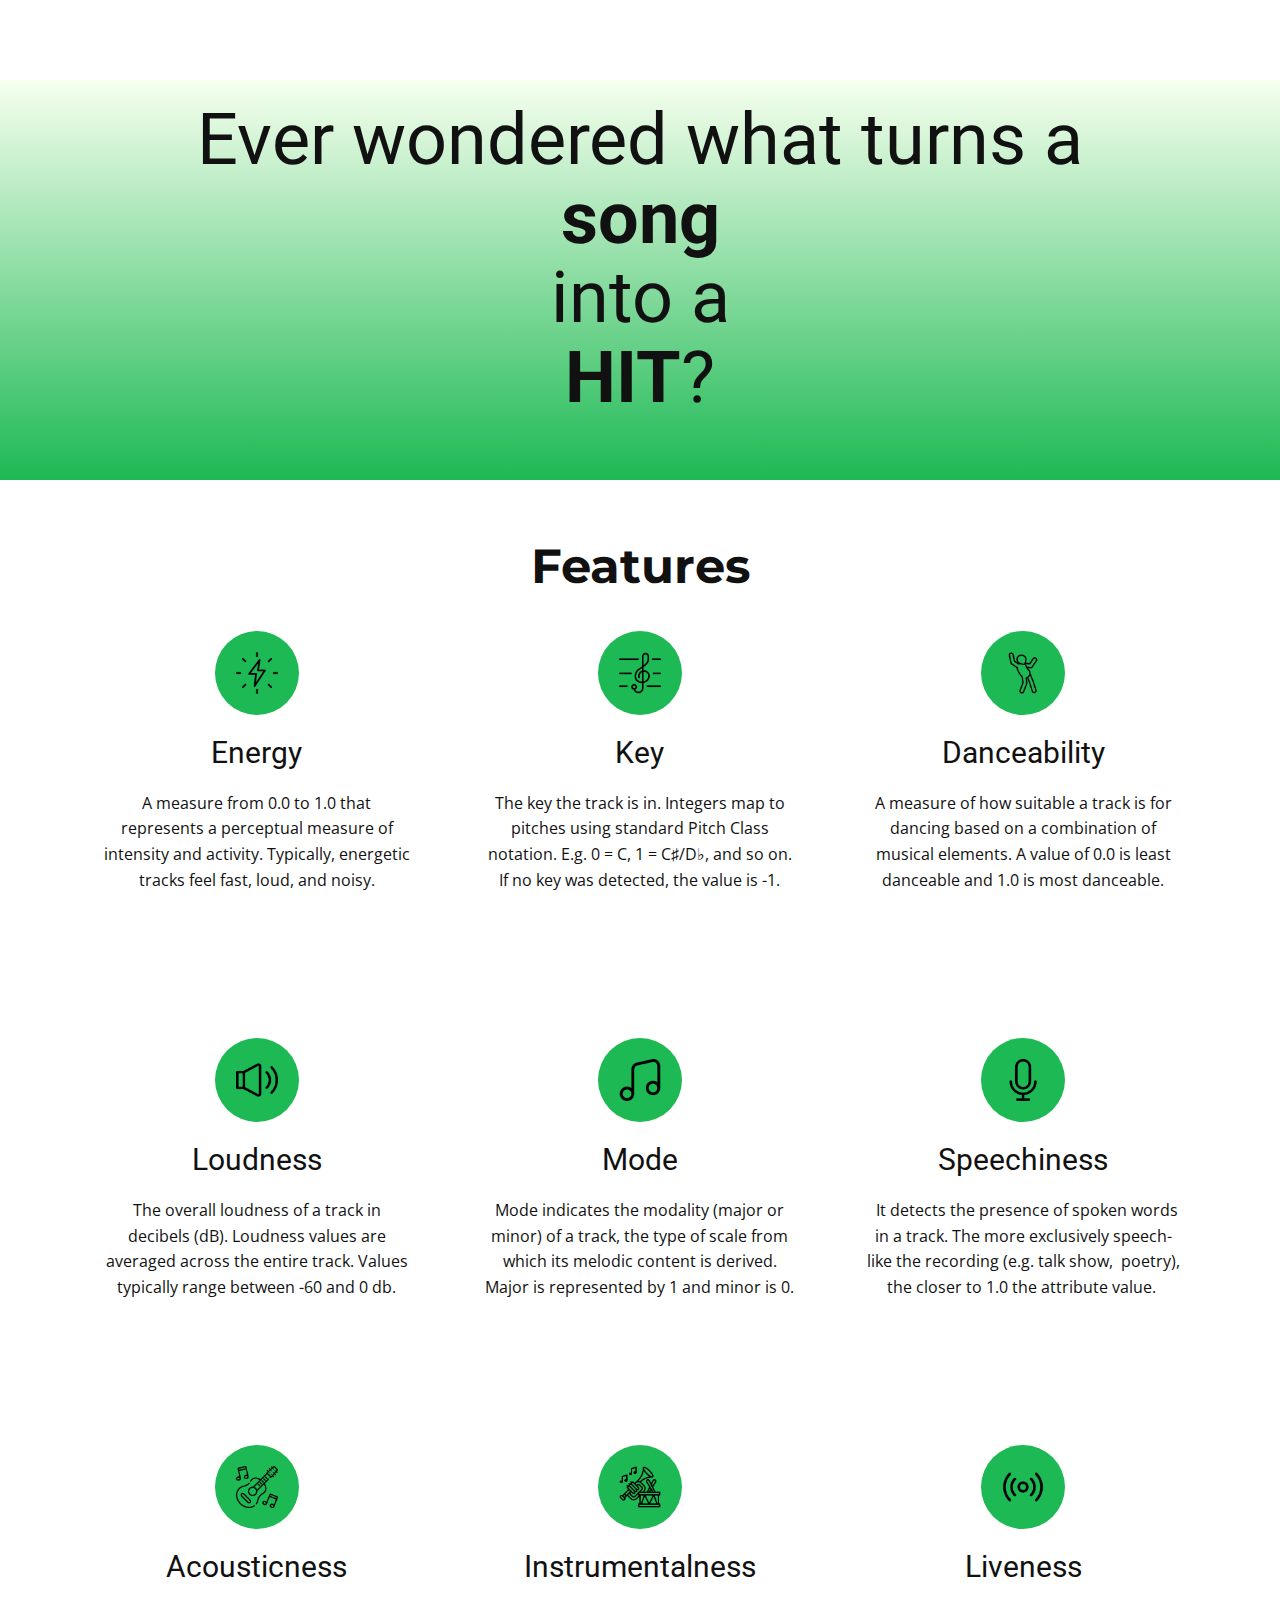
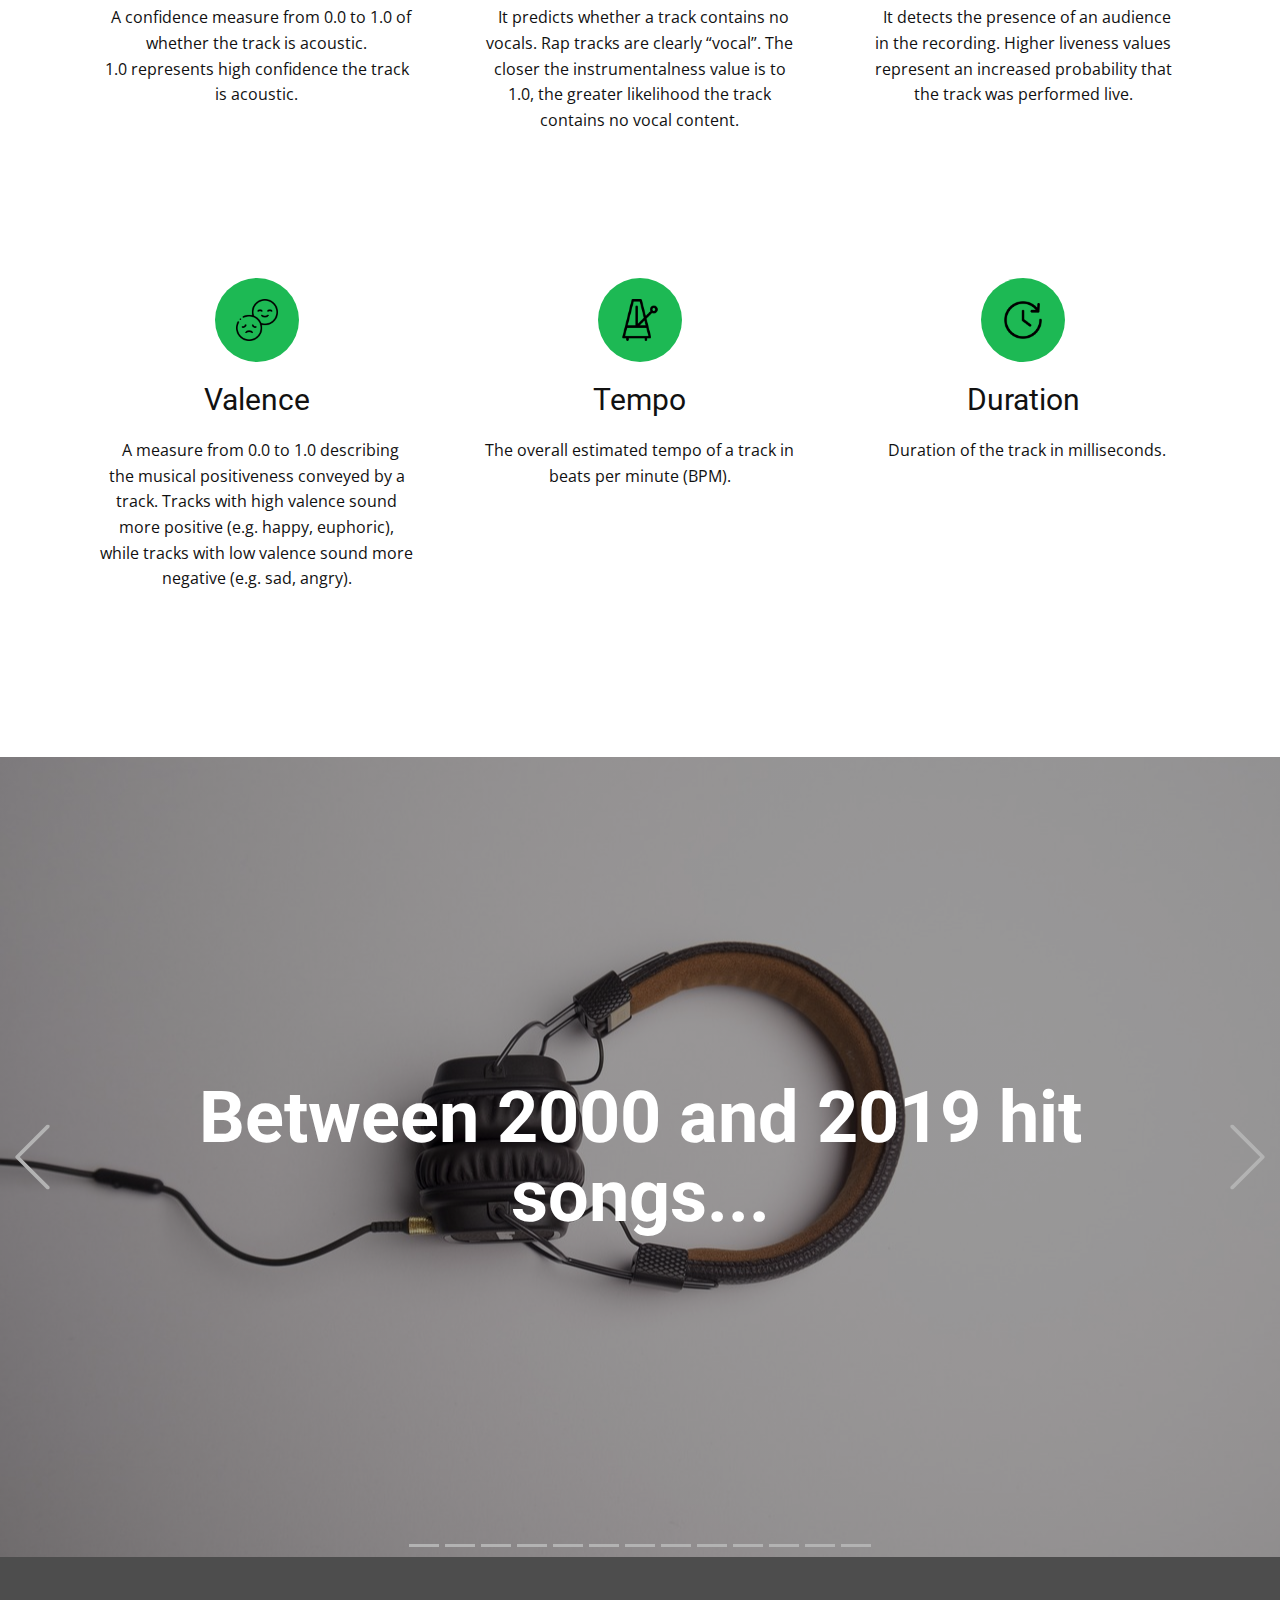
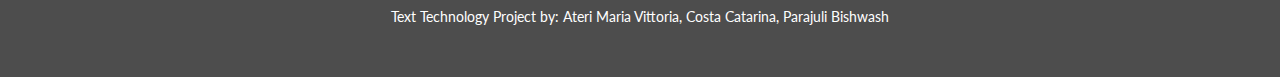
<file: index.html>
<!DOCTYPE html>
<html style="font-size: 16px;" lang="it"><head>
    <meta name="viewport" content="width=device-width, initial-scale=1.0">
    <meta charset="utf-8">
    <meta name="keywords" content="Features">
    <meta name="description" content="">
    <title>Home</title>
    <link rel="stylesheet" href="nicepage.css" media="screen">
<link rel="stylesheet" href="Home.css" media="screen">
    <script class="u-script" type="text/javascript" src="jquery.js" defer=""></script>
    <script class="u-script" type="text/javascript" src="nicepage.js" defer=""></script>
    <meta name="generator" content="Nicepage 5.11.4, nicepage.com">
    <link id="u-theme-google-font" rel="stylesheet" href="https://fonts.googleapis.com/css?family=Roboto:100,100i,300,300i,400,400i,500,500i,700,700i,900,900i|Open+Sans:300,300i,400,400i,500,500i,600,600i,700,700i,800,800i">
    <link id="u-page-google-font" rel="stylesheet" href="https://fonts.googleapis.com/css?family=Montserrat:100,100i,200,200i,300,300i,400,400i,500,500i,600,600i,700,700i,800,800i,900,900i|Lato:100,100i,300,300i,400,400i,700,700i,900,900i">
    
    
    
    
    <script type="application/ld+json">{
		"@context": "http://schema.org",
		"@type": "Organization",
		"name": ""
}</script>
    <meta name="theme-color" content="#478ac9">
    <meta property="og:title" content="Home">
    <meta property="og:type" content="website">
  <meta data-intl-tel-input-cdn-path="intlTelInput/"></head>
  <body data-home-page="Home.html" data-home-page-title="Home" class="u-body u-xl-mode" data-lang="it"><header class="u-clearfix u-header u-header" id="sec-cb37"><div class="u-clearfix u-sheet u-sheet-1"></div></header>
    <section class="u-clearfix u-gradient u-section-1" id="sec-2cbd">
      <div class="u-clearfix u-sheet u-sheet-1">
        <h1 class="u-align-center u-text u-text-default u-text-1">Ever wondered what turns a<br>
          <span style="font-weight: 700;">song</span>
          <br>into a<br>
          <span style="font-weight: 700;">HIT</span>?
        </h1>
      </div>
    </section>
    <section class="u-align-center u-clearfix u-white u-section-2" id="sec-1a37">
      <div class="u-clearfix u-sheet u-sheet-1">
        <h2 class="u-custom-font u-font-montserrat u-text u-text-default u-text-1">Features</h2>
        <div class="u-expanded-width u-list u-list-1">
          <div class="u-repeater u-repeater-1">
            <div class="u-align-center u-container-style u-list-item u-repeater-item">
              <div class="u-container-layout u-similar-container u-container-layout-1"><span class="u-custom-color-3 u-file-icon u-icon u-icon-circle u-text-black u-icon-1"><img src="images/3103468-1f38f756.png" alt=""></span>
                <h3 class="u-text u-text-2">Energy</h3>
                <p class="u-align-center u-text u-text-3">A measure from 0.0 to 1.0 that represents a perceptual measure of intensity and activity. Typically, energetic tracks feel fast, loud, and noisy. </p>
              </div>
            </div>
            <div class="u-align-center u-container-style u-list-item u-repeater-item">
              <div class="u-container-layout u-similar-container u-container-layout-2"><span class="u-custom-color-3 u-file-icon u-icon u-icon-circle u-text-black u-icon-2"><img src="images/1792937-4dde6a58.png" alt=""></span>
                <h3 class="u-text u-text-4">Key</h3>
                <p class="u-align-center u-text u-text-5">The key the track is in. Integers map to pitches using standard Pitch Class notation. E.g. 0 = C, 1 = C♯/D♭, and so on. If no key was detected, the value is -1.</p>
              </div>
            </div>
            <div class="u-align-center u-container-style u-list-item u-repeater-item">
              <div class="u-container-layout u-similar-container u-container-layout-3"><span class="u-custom-color-3 u-file-icon u-icon u-icon-circle u-text-black u-icon-3"><img src="images/6143429-8300e066.png" alt=""></span>
                <h3 class="u-text u-text-6">Danceability</h3>
                <p class="u-align-center u-text u-text-7"> A measure of how suitable a track is for dancing based on a combination of musical elements. A value of 0.0 is least danceable and 1.0 is most danceable.</p>
              </div>
            </div>
            <div class="u-align-center u-container-style u-list-item u-repeater-item">
              <div class="u-container-layout u-similar-container u-container-layout-4"><span class="u-custom-color-3 u-file-icon u-icon u-icon-circle u-text-black u-icon-4"><img src="images/1515458-68f8d7cb.png" alt=""></span>
                <h3 class="u-text u-text-8">Loudness</h3>
                <p class="u-align-center u-text u-text-9"> The overall loudness of a track in decibels (dB). Loudness values are averaged across the entire track. Values typically range between -60 and 0 db.</p>
              </div>
            </div>
            <div class="u-align-center u-container-style u-list-item u-repeater-item">
              <div class="u-container-layout u-similar-container u-container-layout-5"><span class="u-custom-color-3 u-file-icon u-icon u-icon-circle u-text-black u-icon-5"><img src="images/3668314-ff3899cf.png" alt=""></span>
                <h3 class="u-text u-text-10">Mode</h3>
                <p class="u-align-center u-text u-text-11"> Mode indicates the modality (major or minor) of a track, the type of scale from which its melodic content is derived. Major is represented by 1 and minor is 0.</p>
              </div>
            </div>
            <div class="u-align-center u-container-style u-list-item u-repeater-item">
              <div class="u-container-layout u-similar-container u-container-layout-6"><span class="u-custom-color-3 u-file-icon u-icon u-icon-circle u-text-black u-icon-6"><img src="images/1082810-b2ea4ad3.png" alt=""></span>
                <h3 class="u-text u-text-12">Speechiness</h3>
                <p class="u-align-center u-text u-text-13"> &nbsp; It detects the presence of spoken words in a track. The more exclusively speech-like the recording (e.g. talk show,&nbsp; poetry), the closer to 1.0 the attribute value.&nbsp;</p>
              </div>
            </div>
            <div class="u-align-center u-container-style u-list-item u-repeater-item">
              <div class="u-container-layout u-similar-container u-container-layout-7"><span class="u-custom-color-3 u-file-icon u-icon u-icon-circle u-icon-7"><img src="images/1069379.png" alt=""></span>
                <h3 class="u-text u-text-14">Acousticness</h3>
                <p class="u-align-center u-text u-text-15"> &nbsp; A confidence measure from 0.0 to 1.0 of whether the track is acoustic.<br>1.0 represents high confidence the track is acoustic.
                </p>
              </div>
            </div>
            <div class="u-align-center u-container-style u-list-item u-repeater-item">
              <div class="u-container-layout u-similar-container u-container-layout-8"><span class="u-custom-color-3 u-file-icon u-icon u-icon-circle u-icon-8"><img src="images/4419393.png" alt=""></span>
                <h3 class="u-text u-text-16">Instrumentalness</h3>
                <p class="u-align-center u-text u-text-17"> &nbsp; It predicts whether a track contains no vocals. Rap tracks are clearly “vocal”. The closer the instrumentalness value is to 1.0, the greater likelihood the track contains no vocal content. </p>
              </div>
            </div>
            <div class="u-align-center u-container-style u-list-item u-repeater-item">
              <div class="u-container-layout u-similar-container u-container-layout-9"><span class="u-custom-color-3 u-file-icon u-icon u-icon-circle u-icon-9"><img src="images/9370049.png" alt=""></span>
                <h3 class="u-text u-text-18">Liveness</h3>
                <p class="u-align-center u-text u-text-19"> &nbsp; It detects the presence of an audience in the recording. Higher liveness values represent an increased probability that the track was performed live.</p>
              </div>
            </div>
            <div class="u-align-center u-container-style u-list-item u-repeater-item">
              <div class="u-container-layout u-similar-container u-container-layout-10"><span class="u-custom-color-3 u-file-icon u-icon u-icon-circle u-icon-10"><img src="images/3203845.png" alt=""></span>
                <h3 class="u-text u-text-20">Valence</h3>
                <p class="u-align-center u-text u-text-21"> &nbsp; A measure from 0.0 to 1.0 describing the musical positiveness conveyed by a track. Tracks with high valence sound more positive (e.g. happy, euphoric), while tracks with low valence sound more negative (e.g. sad, angry). </p>
              </div>
            </div>
            <div class="u-align-center u-container-style u-list-item u-repeater-item">
              <div class="u-container-layout u-similar-container u-container-layout-11"><span class="u-custom-color-3 u-file-icon u-icon u-icon-circle u-icon-11"><img src="images/3564896.png" alt=""></span>
                <h3 class="u-text u-text-22">Tempo</h3>
                <p class="u-align-center u-text u-text-23"> The overall estimated tempo of a track in beats per minute (BPM). </p>
              </div>
            </div>
            <div class="u-align-center u-container-style u-list-item u-repeater-item">
              <div class="u-container-layout u-similar-container u-container-layout-12"><span class="u-custom-color-3 u-file-icon u-icon u-icon-circle u-icon-12"><img src="images/8138420.png" alt=""></span>
                <h3 class="u-text u-text-24">Duration</h3>
                <p class="u-align-center u-text u-text-25"> &nbsp; Duration of the track in milliseconds.</p>
              </div>
            </div>
          </div>
        </div>
      </div>
    </section>
    <section class="u-carousel u-slide u-block-7d4b-1" id="carousel_66ae" data-interval="5000" data-u-ride="carousel">
      <ol class="u-absolute-hcenter u-carousel-indicators u-block-7d4b-2">
        <li data-u-target="#carousel_66ae" class="u-active u-grey-30" data-u-slide-to="0"></li>
        <li data-u-target="#carousel_66ae" class="u-grey-30" data-u-slide-to="1"></li>
        <li data-u-target="#carousel_66ae" class="u-grey-30" data-u-slide-to="2"></li>
        <li data-u-target="#carousel_66ae" class="u-grey-30" data-u-slide-to="3"></li>
        <li data-u-target="#carousel_66ae" class="u-grey-30" data-u-slide-to="4"></li>
        <li data-u-target="#carousel_66ae" class="u-grey-30" data-u-slide-to="5"></li>
        <li data-u-target="#carousel_66ae" class="u-grey-30" data-u-slide-to="6"></li>
        <li data-u-target="#carousel_66ae" class="u-grey-30" data-u-slide-to="7"></li>
        <li data-u-target="#carousel_66ae" class="u-grey-30" data-u-slide-to="8"></li>
        <li data-u-target="#carousel_66ae" class="u-grey-30" data-u-slide-to="9"></li>
        <li data-u-target="#carousel_66ae" class="u-grey-30" data-u-slide-to="10"></li>
        <li data-u-target="#carousel_66ae" class="u-grey-30" data-u-slide-to="11"></li>
        <li data-u-target="#carousel_66ae" class="u-grey-30" data-u-slide-to="12"></li>
      </ol>
      <div class="u-carousel-inner" role="listbox">
        <div class="u-active u-align-center u-carousel-item u-clearfix u-image u-shading u-section-3-1" src="" data-image-width="1280" data-image-height="853">
          <div class="u-clearfix u-sheet u-valign-middle u-sheet-1">
            <h1 class="u-text u-text-default u-title u-text-1">Between 2000 and 2019 hit songs...</h1>
          </div>
        </div>
        <div class="u-align-center u-carousel-item u-clearfix u-custom-color-3 u-section-3-2" src="" data-animation-name="" data-animation-duration="0" data-animation-delay="0" data-animation-direction="">
          <div class="u-clearfix u-sheet u-sheet-1">
            <h1 class="u-text u-text-default u-title u-text-1">...were pretty energetic</h1>
            <h5 class="u-text u-text-default u-text-2">AVERAGE VALUE detected: 0.713&nbsp;</h5>
          </div>
        </div>
        <div class="u-align-center u-carousel-item u-clearfix u-custom-color-3 u-section-3-3" src="" data-animation-name="" data-animation-duration="0" data-animation-delay="0" data-animation-direction="">
          <div class="u-clearfix u-sheet u-sheet-1">
            <h1 class="u-text u-text-default u-title u-text-1">...had a low key</h1>
            <h5 class="u-text u-text-default u-text-2">MOST FREQUENT key VALUE detecteD: 1 (C♯)&nbsp;</h5>
          </div>
        </div>
        <div class="u-align-center u-carousel-item u-clearfix u-custom-color-3 u-section-3-4" src="" data-animation-name="" data-animation-duration="0" data-animation-delay="0" data-animation-direction="">
          <div class="u-clearfix u-sheet u-sheet-1">
            <h1 class="u-text u-text-default u-title u-text-1">...were quite danceable</h1>
            <h5 class="u-text u-text-default u-text-2">AVERAGE DANCEABILITY VALUE detected: 0.662&nbsp;</h5>
          </div>
        </div>
        <div class="u-align-center u-carousel-item u-clearfix u-custom-color-3 u-section-3-5" src="" data-animation-name="" data-animation-duration="0" data-animation-delay="0" data-animation-direction="">
          <div class="u-clearfix u-sheet u-sheet-1">
            <h1 class="u-text u-text-default u-title u-text-1">...were not very loud</h1>
            <h5 class="u-text u-text-default u-text-2">AVERAGE LOUDNESS VALUE detected: -5.492&nbsp;</h5>
          </div>
        </div>
        <div class="u-align-center u-carousel-item u-clearfix u-custom-color-3 u-section-3-6" src="" data-animation-name="" data-animation-duration="0" data-animation-delay="0" data-animation-direction="">
          <div class="u-clearfix u-sheet u-sheet-1">
            <h1 class="u-text u-text-default u-title u-text-1">...had a major scale</h1>
            <h5 class="u-text u-text-default u-text-2">MOST FREQUENT MODE VALUE detected:1&nbsp;</h5>
          </div>
        </div>
        <div class="u-align-center u-carousel-item u-clearfix u-custom-color-3 u-section-3-7" src="" data-animation-name="" data-animation-duration="0" data-animation-delay="0" data-animation-direction="">
          <div class="u-clearfix u-sheet u-sheet-1">
            <h1 class="u-text u-text-default u-title u-text-1">...did not have many words</h1>
            <h5 class="u-text u-text-default u-text-2">AVERAGE SPEECHINESS VALUE detected: 0.102&nbsp;</h5>
          </div>
        </div>
        <div class="u-align-center u-carousel-item u-clearfix u-custom-color-3 u-section-3-8" src="" data-animation-name="" data-animation-duration="0" data-animation-delay="0" data-animation-direction="">
          <div class="u-clearfix u-sheet u-sheet-1">
            <h1 class="u-text u-text-default u-title u-text-1">...were not highly acoustic</h1>
            <h5 class="u-text u-text-default u-text-2">AVERAGE acousticness VALUE detected: 0.131&nbsp;</h5>
          </div>
        </div>
        <div class="u-align-center u-carousel-item u-clearfix u-custom-color-3 u-section-3-9" src="" data-animation-name="" data-animation-duration="0" data-animation-delay="0" data-animation-direction="">
          <div class="u-clearfix u-sheet u-sheet-1">
            <h1 class="u-text u-text-default u-title u-text-1">...were not highly instrumental</h1>
            <h5 class="u-text u-text-default u-text-2">AVERAGE instrumentalness VALUE detected: 0.01&nbsp;</h5>
          </div>
        </div>
        <div class="u-align-center u-carousel-item u-clearfix u-custom-color-3 u-section-3-10" src="" data-animation-name="" data-animation-duration="0" data-animation-delay="0" data-animation-direction="">
          <div class="u-clearfix u-sheet u-sheet-1">
            <h1 class="u-text u-text-default u-title u-text-1">...were not live recorded</h1>
            <h5 class="u-text u-text-default u-text-2">AVERAGE LIVEness VALUE detected: 0.177&nbsp;</h5>
          </div>
        </div>
        <div class="u-align-center u-carousel-item u-clearfix u-custom-color-3 u-section-3-11" src="" data-animation-name="" data-animation-duration="0" data-animation-delay="0" data-animation-direction="">
          <div class="u-clearfix u-sheet u-sheet-1">
            <h1 class="u-text u-text-default u-title u-text-1">...had quite a positive vibe</h1>
            <h5 class="u-text u-text-default u-text-2">AVERAGE VALENCE VALUE detected: 0.542&nbsp;</h5>
          </div>
        </div>
        <div class="u-align-center u-carousel-item u-clearfix u-custom-color-3 u-section-3-12" src="" data-animation-name="" data-animation-duration="0" data-animation-delay="0" data-animation-direction="">
          <div class="u-clearfix u-sheet u-sheet-1">
            <h1 class="u-text u-text-default u-title u-text-1">...had a moderate tempo (BPM)</h1>
            <h5 class="u-text u-text-default u-text-2">most FREQUENT TEMPO VALUE detected: 119.934&nbsp;</h5>
          </div>
        </div>
        <div class="u-align-center u-carousel-item u-clearfix u-custom-color-3 u-section-3-13" src="" data-animation-name="" data-animation-duration="0" data-animation-delay="0" data-animation-direction="">
          <div class="u-clearfix u-sheet u-sheet-1">
            <h1 class="u-text u-text-default u-title u-text-1">...didn't last long</h1>
            <h5 class="u-text u-text-default u-text-2">average DURATION VALUE detected:3min 8sec&nbsp;</h5>
          </div>
        </div>
      </div>
      <a class="u-absolute-vcenter u-carousel-control u-carousel-control-prev u-text-grey-30 u-block-7d4b-5" href="#carousel_66ae" role="button" data-u-slide="prev">
        <span aria-hidden="true">
          <svg class="u-svg-link" viewBox="0 0 477.175 477.175"><path d="M145.188,238.575l215.5-215.5c5.3-5.3,5.3-13.8,0-19.1s-13.8-5.3-19.1,0l-225.1,225.1c-5.3,5.3-5.3,13.8,0,19.1l225.1,225
                    c2.6,2.6,6.1,4,9.5,4s6.9-1.3,9.5-4c5.3-5.3,5.3-13.8,0-19.1L145.188,238.575z"></path></svg>
        </span>
        <span class="sr-only">Previous</span>
      </a>
      <a class="u-absolute-vcenter u-carousel-control u-carousel-control-next u-text-grey-30 u-block-7d4b-4" href="#carousel_66ae" role="button" data-u-slide="next">
        <span aria-hidden="true">
          <svg class="u-svg-link" viewBox="0 0 477.175 477.175"><path d="M360.731,229.075l-225.1-225.1c-5.3-5.3-13.8-5.3-19.1,0s-5.3,13.8,0,19.1l215.5,215.5l-215.5,215.5
                    c-5.3,5.3-5.3,13.8,0,19.1c2.6,2.6,6.1,4,9.5,4c3.4,0,6.9-1.3,9.5-4l225.1-225.1C365.931,242.875,365.931,234.275,360.731,229.075z"></path></svg>
        </span>
        <span class="sr-only">Prossimo</span>
      </a>
    </section>
    
    
    <footer class="u-align-center u-clearfix u-footer u-grey-70 u-footer" id="sec-8a88"><div class="u-clearfix u-sheet u-sheet-1">
        <p class="u-align-center u-small-text u-text u-text-variant u-text-1">Text Technology Project by: Ateri Maria Vittoria, Costa Catarina, Parajuli Bishwash</p>
      </div></footer>
  
</body></html>
</file>
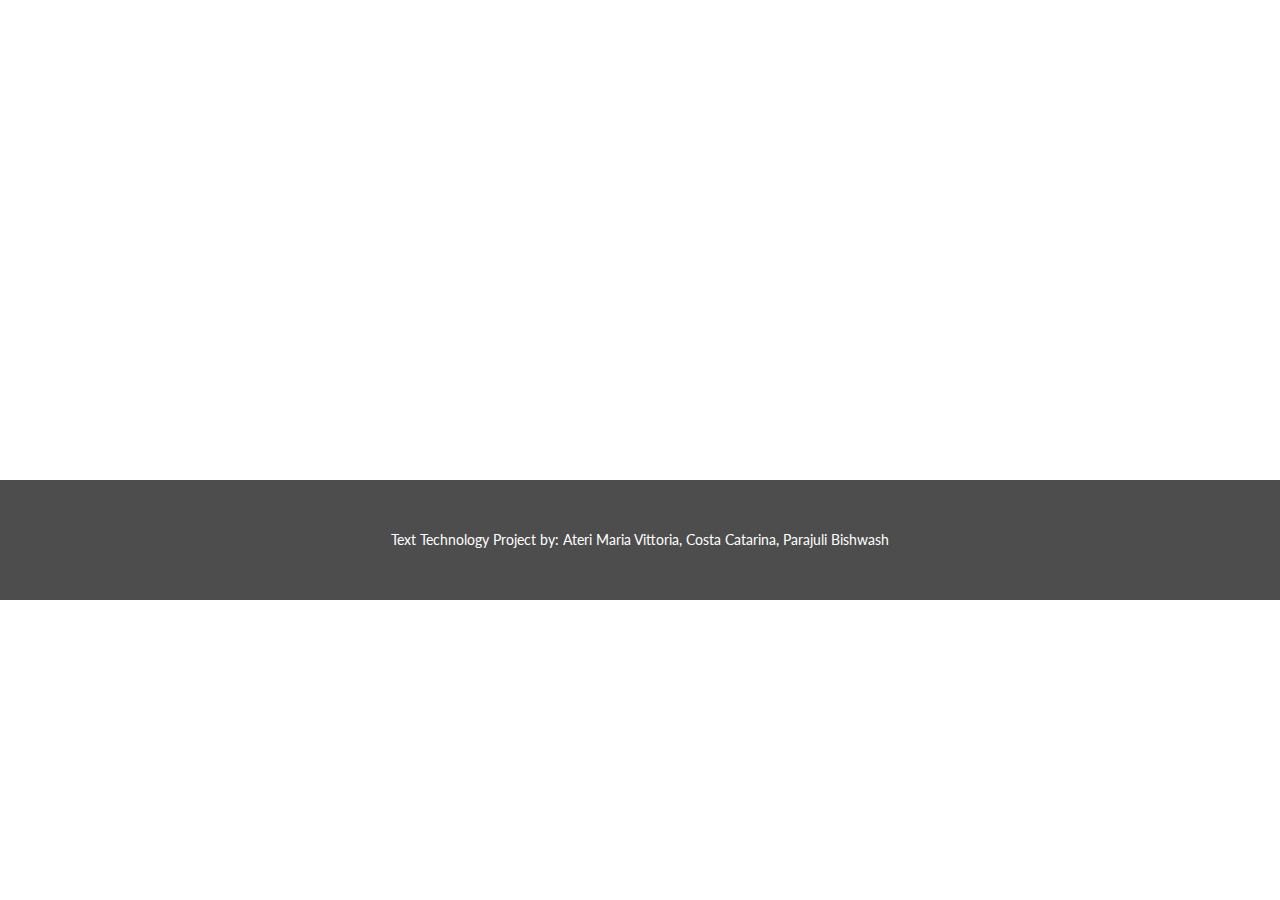
<file: Contatti.html>
<!DOCTYPE html>
<html style="font-size: 16px;" lang="it"><head>
    <meta name="viewport" content="width=device-width, initial-scale=1.0">
    <meta charset="utf-8">
    <meta name="keywords" content="">
    <meta name="description" content="">
    <title>Contatti</title>
    <link rel="stylesheet" href="nicepage.css" media="screen">
<link rel="stylesheet" href="Contatti.css" media="screen">
    <script class="u-script" type="text/javascript" src="jquery.js" defer=""></script>
    <script class="u-script" type="text/javascript" src="nicepage.js" defer=""></script>
    <meta name="generator" content="Nicepage 5.11.4, nicepage.com">
    <link id="u-theme-google-font" rel="stylesheet" href="https://fonts.googleapis.com/css?family=Roboto:100,100i,300,300i,400,400i,500,500i,700,700i,900,900i|Open+Sans:300,300i,400,400i,500,500i,600,600i,700,700i,800,800i">
    <link id="u-page-google-font" rel="stylesheet" href="https://fonts.googleapis.com/css?family=Lato:100,100i,300,300i,400,400i,700,700i,900,900i">
    
    
    <script type="application/ld+json">{
		"@context": "http://schema.org",
		"@type": "Organization",
		"name": ""
}</script>
    <meta name="theme-color" content="#478ac9">
    <meta property="og:title" content="Contatti">
    <meta property="og:type" content="website">
  <meta data-intl-tel-input-cdn-path="intlTelInput/"></head>
  <body class="u-body u-xl-mode" data-lang="it"><header class="u-clearfix u-header u-header" id="sec-cb37"><div class="u-clearfix u-sheet u-sheet-1"></div></header>
    <section class="u-clearfix u-section-1" id="sec-87d9">
      <div class="u-clearfix u-sheet u-sheet-1"></div>
    </section>
    
    
    <footer class="u-align-center u-clearfix u-footer u-grey-70 u-footer" id="sec-8a88"><div class="u-clearfix u-sheet u-sheet-1">
        <p class="u-align-center u-small-text u-text u-text-variant u-text-1">Text Technology Project by: Ateri Maria Vittoria, Costa Catarina, Parajuli Bishwash</p>
      </div></footer>

  
</body></html>
</file>
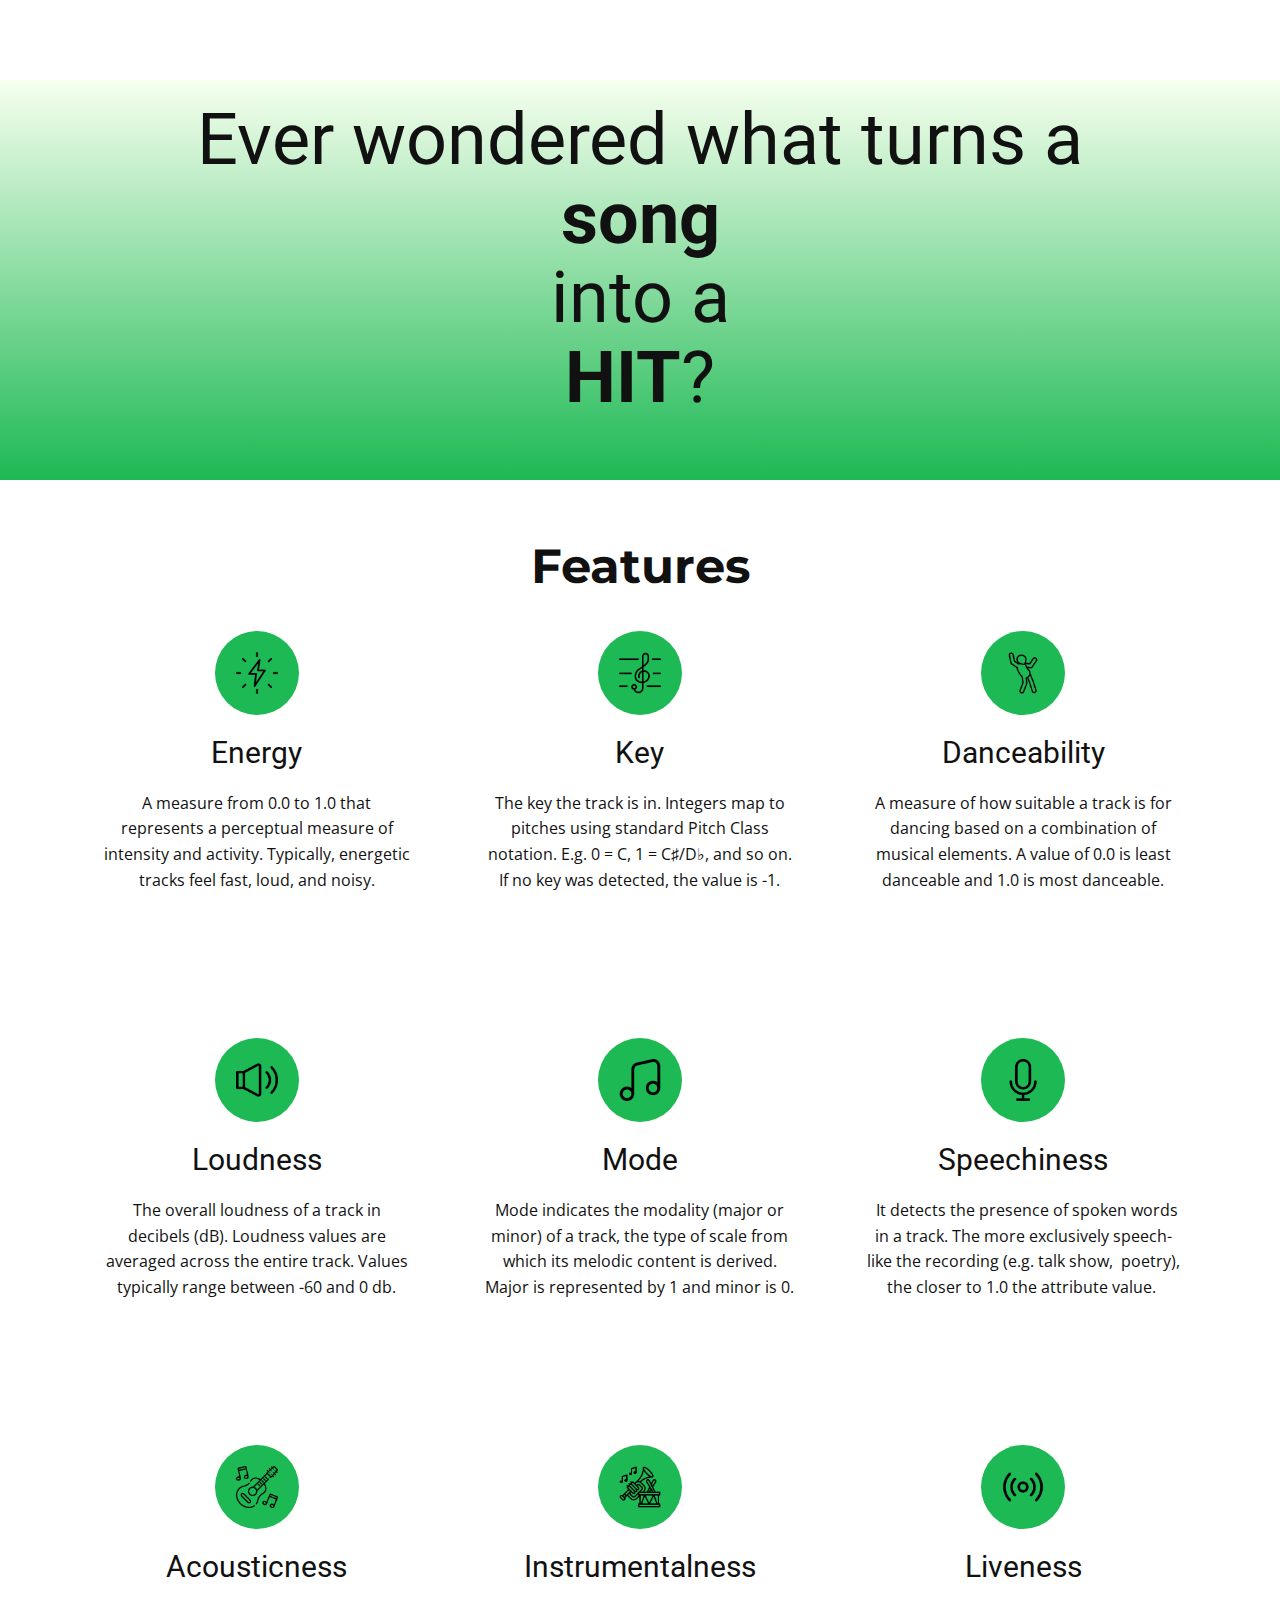
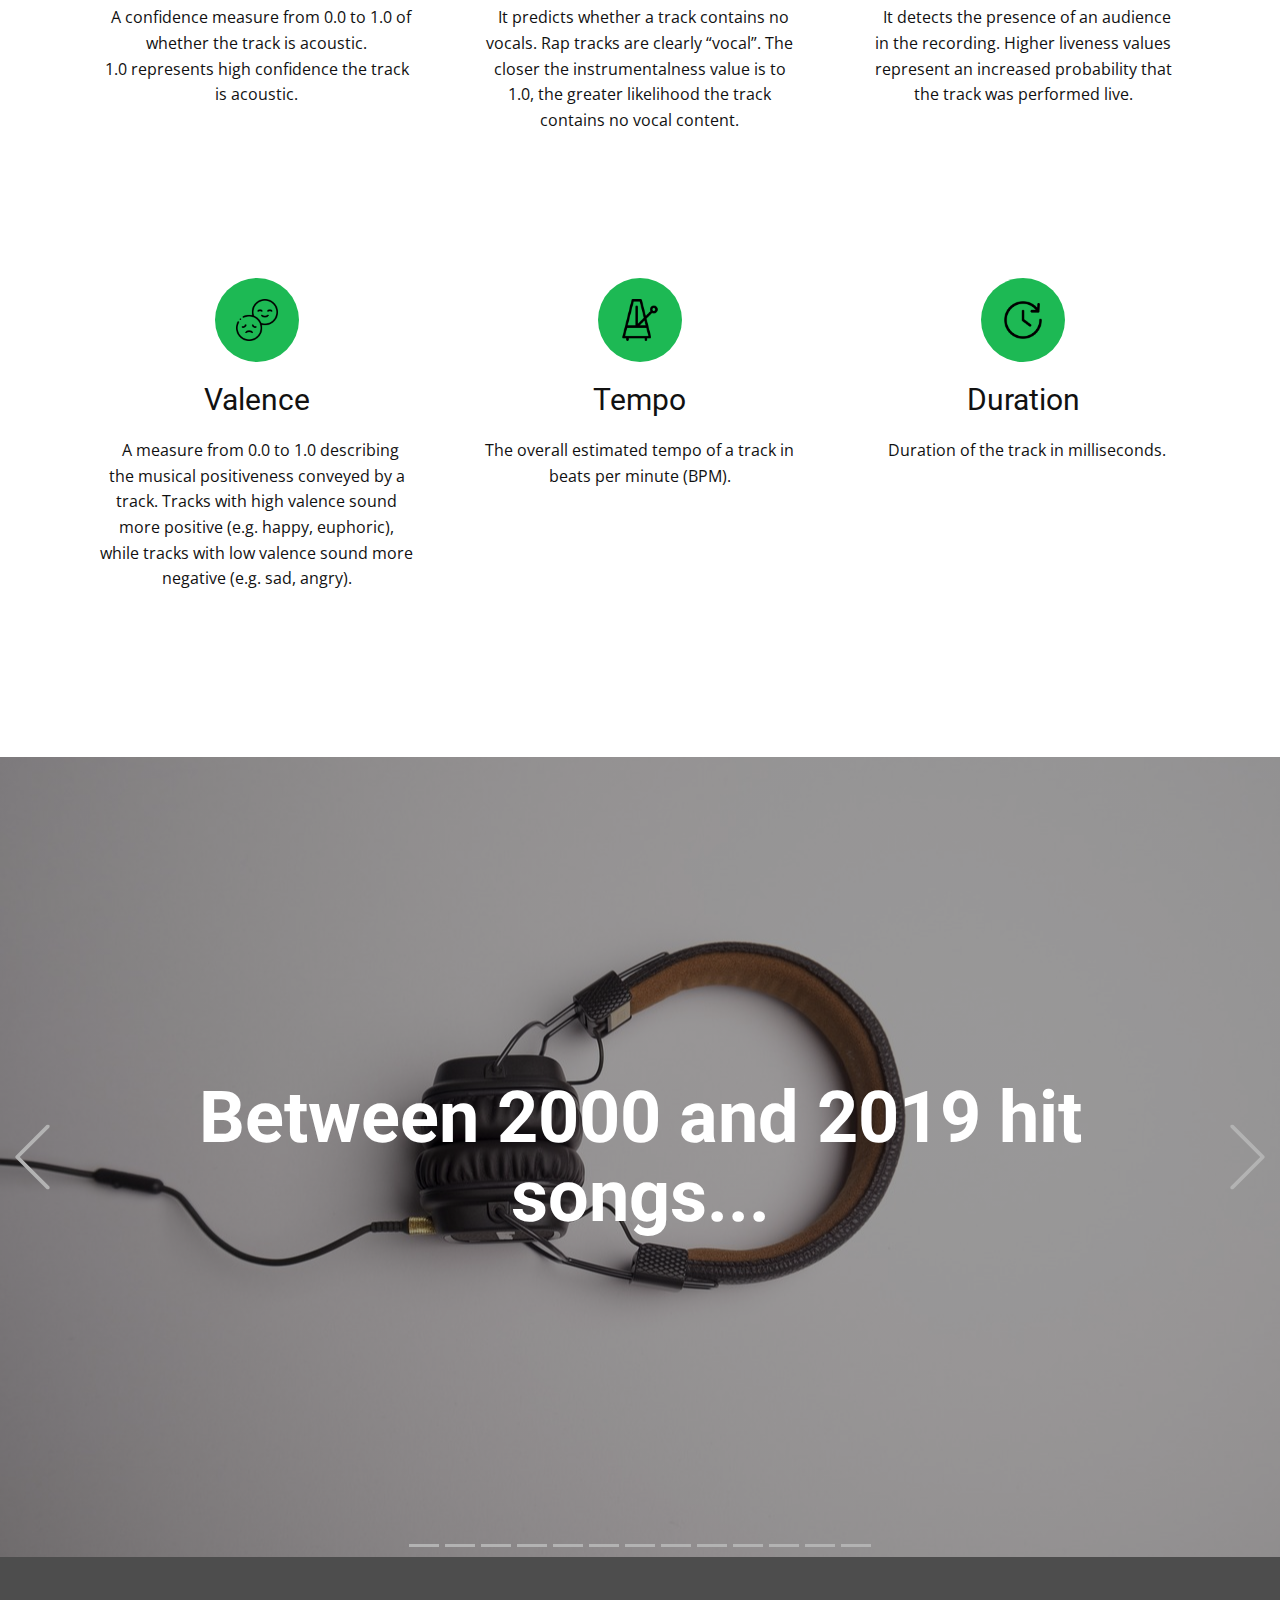
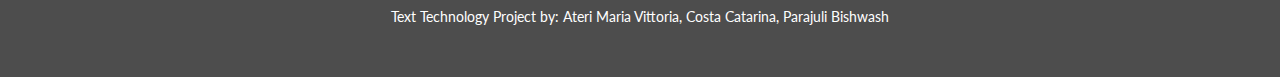
<file: Home.html>
<!DOCTYPE html>
<html style="font-size: 16px;" lang="it"><head>
    <meta name="viewport" content="width=device-width, initial-scale=1.0">
    <meta charset="utf-8">
    <meta name="keywords" content="Features">
    <meta name="description" content="">
    <title>Home</title>
    <link rel="stylesheet" href="nicepage.css" media="screen">
<link rel="stylesheet" href="Home.css" media="screen">
    <script class="u-script" type="text/javascript" src="jquery.js" defer=""></script>
    <script class="u-script" type="text/javascript" src="nicepage.js" defer=""></script>
    <meta name="generator" content="Nicepage 5.11.4, nicepage.com">
    <link id="u-theme-google-font" rel="stylesheet" href="https://fonts.googleapis.com/css?family=Roboto:100,100i,300,300i,400,400i,500,500i,700,700i,900,900i|Open+Sans:300,300i,400,400i,500,500i,600,600i,700,700i,800,800i">
    <link id="u-page-google-font" rel="stylesheet" href="https://fonts.googleapis.com/css?family=Montserrat:100,100i,200,200i,300,300i,400,400i,500,500i,600,600i,700,700i,800,800i,900,900i|Lato:100,100i,300,300i,400,400i,700,700i,900,900i">
    
    
    
    
    <script type="application/ld+json">{
		"@context": "http://schema.org",
		"@type": "Organization",
		"name": ""
}</script>
    <meta name="theme-color" content="#478ac9">
    <meta property="og:title" content="Home">
    <meta property="og:type" content="website">
  <meta data-intl-tel-input-cdn-path="intlTelInput/"></head>
  <body class="u-body u-xl-mode" data-lang="it"><header class="u-clearfix u-header u-header" id="sec-cb37"><div class="u-clearfix u-sheet u-sheet-1"></div></header>
    <section class="u-clearfix u-gradient u-section-1" id="sec-2cbd">
      <div class="u-clearfix u-sheet u-sheet-1">
        <h1 class="u-align-center u-text u-text-default u-text-1">Ever wondered what turns a<br>
          <span style="font-weight: 700;">song</span>
          <br>into a<br>
          <span style="font-weight: 700;">HIT</span>?
        </h1>
      </div>
    </section>
    <section class="u-align-center u-clearfix u-white u-section-2" id="sec-1a37">
      <div class="u-clearfix u-sheet u-sheet-1">
        <h2 class="u-custom-font u-font-montserrat u-text u-text-default u-text-1">Features</h2>
        <div class="u-expanded-width u-list u-list-1">
          <div class="u-repeater u-repeater-1">
            <div class="u-align-center u-container-style u-list-item u-repeater-item">
              <div class="u-container-layout u-similar-container u-container-layout-1"><span class="u-custom-color-3 u-file-icon u-icon u-icon-circle u-text-black u-icon-1"><img src="images/3103468-1f38f756.png" alt=""></span>
                <h3 class="u-text u-text-2">Energy</h3>
                <p class="u-align-center u-text u-text-3">A measure from 0.0 to 1.0 that represents a perceptual measure of intensity and activity. Typically, energetic tracks feel fast, loud, and noisy. </p>
              </div>
            </div>
            <div class="u-align-center u-container-style u-list-item u-repeater-item">
              <div class="u-container-layout u-similar-container u-container-layout-2"><span class="u-custom-color-3 u-file-icon u-icon u-icon-circle u-text-black u-icon-2"><img src="images/1792937-4dde6a58.png" alt=""></span>
                <h3 class="u-text u-text-4">Key</h3>
                <p class="u-align-center u-text u-text-5">The key the track is in. Integers map to pitches using standard Pitch Class notation. E.g. 0 = C, 1 = C♯/D♭, and so on. If no key was detected, the value is -1.</p>
              </div>
            </div>
            <div class="u-align-center u-container-style u-list-item u-repeater-item">
              <div class="u-container-layout u-similar-container u-container-layout-3"><span class="u-custom-color-3 u-file-icon u-icon u-icon-circle u-text-black u-icon-3"><img src="images/6143429-8300e066.png" alt=""></span>
                <h3 class="u-text u-text-6">Danceability</h3>
                <p class="u-align-center u-text u-text-7"> A measure of how suitable a track is for dancing based on a combination of musical elements. A value of 0.0 is least danceable and 1.0 is most danceable.</p>
              </div>
            </div>
            <div class="u-align-center u-container-style u-list-item u-repeater-item">
              <div class="u-container-layout u-similar-container u-container-layout-4"><span class="u-custom-color-3 u-file-icon u-icon u-icon-circle u-text-black u-icon-4"><img src="images/1515458-68f8d7cb.png" alt=""></span>
                <h3 class="u-text u-text-8">Loudness</h3>
                <p class="u-align-center u-text u-text-9"> The overall loudness of a track in decibels (dB). Loudness values are averaged across the entire track. Values typically range between -60 and 0 db.</p>
              </div>
            </div>
            <div class="u-align-center u-container-style u-list-item u-repeater-item">
              <div class="u-container-layout u-similar-container u-container-layout-5"><span class="u-custom-color-3 u-file-icon u-icon u-icon-circle u-text-black u-icon-5"><img src="images/3668314-ff3899cf.png" alt=""></span>
                <h3 class="u-text u-text-10">Mode</h3>
                <p class="u-align-center u-text u-text-11"> Mode indicates the modality (major or minor) of a track, the type of scale from which its melodic content is derived. Major is represented by 1 and minor is 0.</p>
              </div>
            </div>
            <div class="u-align-center u-container-style u-list-item u-repeater-item">
              <div class="u-container-layout u-similar-container u-container-layout-6"><span class="u-custom-color-3 u-file-icon u-icon u-icon-circle u-text-black u-icon-6"><img src="images/1082810-b2ea4ad3.png" alt=""></span>
                <h3 class="u-text u-text-12">Speechiness</h3>
                <p class="u-align-center u-text u-text-13"> &nbsp; It detects the presence of spoken words in a track. The more exclusively speech-like the recording (e.g. talk show,&nbsp; poetry), the closer to 1.0 the attribute value.&nbsp;</p>
              </div>
            </div>
            <div class="u-align-center u-container-style u-list-item u-repeater-item">
              <div class="u-container-layout u-similar-container u-container-layout-7"><span class="u-custom-color-3 u-file-icon u-icon u-icon-circle u-icon-7"><img src="images/1069379.png" alt=""></span>
                <h3 class="u-text u-text-14">Acousticness</h3>
                <p class="u-align-center u-text u-text-15"> &nbsp; A confidence measure from 0.0 to 1.0 of whether the track is acoustic.<br>1.0 represents high confidence the track is acoustic.
                </p>
              </div>
            </div>
            <div class="u-align-center u-container-style u-list-item u-repeater-item">
              <div class="u-container-layout u-similar-container u-container-layout-8"><span class="u-custom-color-3 u-file-icon u-icon u-icon-circle u-icon-8"><img src="images/4419393.png" alt=""></span>
                <h3 class="u-text u-text-16">Instrumentalness</h3>
                <p class="u-align-center u-text u-text-17"> &nbsp; It predicts whether a track contains no vocals. Rap tracks are clearly “vocal”. The closer the instrumentalness value is to 1.0, the greater likelihood the track contains no vocal content. </p>
              </div>
            </div>
            <div class="u-align-center u-container-style u-list-item u-repeater-item">
              <div class="u-container-layout u-similar-container u-container-layout-9"><span class="u-custom-color-3 u-file-icon u-icon u-icon-circle u-icon-9"><img src="images/9370049.png" alt=""></span>
                <h3 class="u-text u-text-18">Liveness</h3>
                <p class="u-align-center u-text u-text-19"> &nbsp; It detects the presence of an audience in the recording. Higher liveness values represent an increased probability that the track was performed live.</p>
              </div>
            </div>
            <div class="u-align-center u-container-style u-list-item u-repeater-item">
              <div class="u-container-layout u-similar-container u-container-layout-10"><span class="u-custom-color-3 u-file-icon u-icon u-icon-circle u-icon-10"><img src="images/3203845.png" alt=""></span>
                <h3 class="u-text u-text-20">Valence</h3>
                <p class="u-align-center u-text u-text-21"> &nbsp; A measure from 0.0 to 1.0 describing the musical positiveness conveyed by a track. Tracks with high valence sound more positive (e.g. happy, euphoric), while tracks with low valence sound more negative (e.g. sad, angry). </p>
              </div>
            </div>
            <div class="u-align-center u-container-style u-list-item u-repeater-item">
              <div class="u-container-layout u-similar-container u-container-layout-11"><span class="u-custom-color-3 u-file-icon u-icon u-icon-circle u-icon-11"><img src="images/3564896.png" alt=""></span>
                <h3 class="u-text u-text-22">Tempo</h3>
                <p class="u-align-center u-text u-text-23"> The overall estimated tempo of a track in beats per minute (BPM). </p>
              </div>
            </div>
            <div class="u-align-center u-container-style u-list-item u-repeater-item">
              <div class="u-container-layout u-similar-container u-container-layout-12"><span class="u-custom-color-3 u-file-icon u-icon u-icon-circle u-icon-12"><img src="images/8138420.png" alt=""></span>
                <h3 class="u-text u-text-24">Duration</h3>
                <p class="u-align-center u-text u-text-25"> &nbsp; Duration of the track in milliseconds.</p>
              </div>
            </div>
          </div>
        </div>
      </div>
    </section>
    <section class="u-carousel u-slide u-block-7d4b-1" id="carousel_66ae" data-interval="5000" data-u-ride="carousel">
      <ol class="u-absolute-hcenter u-carousel-indicators u-block-7d4b-2">
        <li data-u-target="#carousel_66ae" class="u-active u-grey-30" data-u-slide-to="0"></li>
        <li data-u-target="#carousel_66ae" class="u-grey-30" data-u-slide-to="1"></li>
        <li data-u-target="#carousel_66ae" class="u-grey-30" data-u-slide-to="2"></li>
        <li data-u-target="#carousel_66ae" class="u-grey-30" data-u-slide-to="3"></li>
        <li data-u-target="#carousel_66ae" class="u-grey-30" data-u-slide-to="4"></li>
        <li data-u-target="#carousel_66ae" class="u-grey-30" data-u-slide-to="5"></li>
        <li data-u-target="#carousel_66ae" class="u-grey-30" data-u-slide-to="6"></li>
        <li data-u-target="#carousel_66ae" class="u-grey-30" data-u-slide-to="7"></li>
        <li data-u-target="#carousel_66ae" class="u-grey-30" data-u-slide-to="8"></li>
        <li data-u-target="#carousel_66ae" class="u-grey-30" data-u-slide-to="9"></li>
        <li data-u-target="#carousel_66ae" class="u-grey-30" data-u-slide-to="10"></li>
        <li data-u-target="#carousel_66ae" class="u-grey-30" data-u-slide-to="11"></li>
        <li data-u-target="#carousel_66ae" class="u-grey-30" data-u-slide-to="12"></li>
      </ol>
      <div class="u-carousel-inner" role="listbox">
        <div class="u-active u-align-center u-carousel-item u-clearfix u-image u-shading u-section-3-1" src="" data-image-width="1280" data-image-height="853">
          <div class="u-clearfix u-sheet u-valign-middle u-sheet-1">
            <h1 class="u-text u-text-default u-title u-text-1">Between 2000 and 2019 hit songs...</h1>
          </div>
        </div>
        <div class="u-align-center u-carousel-item u-clearfix u-custom-color-3 u-section-3-2" src="" data-animation-name="" data-animation-duration="0" data-animation-delay="0" data-animation-direction="">
          <div class="u-clearfix u-sheet u-sheet-1">
            <h1 class="u-text u-text-default u-title u-text-1">...were pretty energetic</h1>
            <h5 class="u-text u-text-default u-text-2">AVERAGE VALUE detected: 0.713&nbsp;</h5>
          </div>
        </div>
        <div class="u-align-center u-carousel-item u-clearfix u-custom-color-3 u-section-3-3" src="" data-animation-name="" data-animation-duration="0" data-animation-delay="0" data-animation-direction="">
          <div class="u-clearfix u-sheet u-sheet-1">
            <h1 class="u-text u-text-default u-title u-text-1">...had a low key</h1>
            <h5 class="u-text u-text-default u-text-2">MOST FREQUENT key VALUE detecteD: 1 (C♯)&nbsp;</h5>
          </div>
        </div>
        <div class="u-align-center u-carousel-item u-clearfix u-custom-color-3 u-section-3-4" src="" data-animation-name="" data-animation-duration="0" data-animation-delay="0" data-animation-direction="">
          <div class="u-clearfix u-sheet u-sheet-1">
            <h1 class="u-text u-text-default u-title u-text-1">...were quite danceable</h1>
            <h5 class="u-text u-text-default u-text-2">AVERAGE DANCEABILITY VALUE detected: 0.662&nbsp;</h5>
          </div>
        </div>
        <div class="u-align-center u-carousel-item u-clearfix u-custom-color-3 u-section-3-5" src="" data-animation-name="" data-animation-duration="0" data-animation-delay="0" data-animation-direction="">
          <div class="u-clearfix u-sheet u-sheet-1">
            <h1 class="u-text u-text-default u-title u-text-1">...were not very loud</h1>
            <h5 class="u-text u-text-default u-text-2">AVERAGE LOUDNESS VALUE detected: -5.492&nbsp;</h5>
          </div>
        </div>
        <div class="u-align-center u-carousel-item u-clearfix u-custom-color-3 u-section-3-6" src="" data-animation-name="" data-animation-duration="0" data-animation-delay="0" data-animation-direction="">
          <div class="u-clearfix u-sheet u-sheet-1">
            <h1 class="u-text u-text-default u-title u-text-1">...had a major scale</h1>
            <h5 class="u-text u-text-default u-text-2">MOST FREQUENT MODE VALUE detected:1&nbsp;</h5>
          </div>
        </div>
        <div class="u-align-center u-carousel-item u-clearfix u-custom-color-3 u-section-3-7" src="" data-animation-name="" data-animation-duration="0" data-animation-delay="0" data-animation-direction="">
          <div class="u-clearfix u-sheet u-sheet-1">
            <h1 class="u-text u-text-default u-title u-text-1">...did not have many words</h1>
            <h5 class="u-text u-text-default u-text-2">AVERAGE SPEECHINESS VALUE detected: 0.102&nbsp;</h5>
          </div>
        </div>
        <div class="u-align-center u-carousel-item u-clearfix u-custom-color-3 u-section-3-8" src="" data-animation-name="" data-animation-duration="0" data-animation-delay="0" data-animation-direction="">
          <div class="u-clearfix u-sheet u-sheet-1">
            <h1 class="u-text u-text-default u-title u-text-1">...were not highly acoustic</h1>
            <h5 class="u-text u-text-default u-text-2">AVERAGE acousticness VALUE detected: 0.131&nbsp;</h5>
          </div>
        </div>
        <div class="u-align-center u-carousel-item u-clearfix u-custom-color-3 u-section-3-9" src="" data-animation-name="" data-animation-duration="0" data-animation-delay="0" data-animation-direction="">
          <div class="u-clearfix u-sheet u-sheet-1">
            <h1 class="u-text u-text-default u-title u-text-1">...were not highly instrumental</h1>
            <h5 class="u-text u-text-default u-text-2">AVERAGE instrumentalness VALUE detected: 0.01&nbsp;</h5>
          </div>
        </div>
        <div class="u-align-center u-carousel-item u-clearfix u-custom-color-3 u-section-3-10" src="" data-animation-name="" data-animation-duration="0" data-animation-delay="0" data-animation-direction="">
          <div class="u-clearfix u-sheet u-sheet-1">
            <h1 class="u-text u-text-default u-title u-text-1">...were not live recorded</h1>
            <h5 class="u-text u-text-default u-text-2">AVERAGE LIVEness VALUE detected: 0.177&nbsp;</h5>
          </div>
        </div>
        <div class="u-align-center u-carousel-item u-clearfix u-custom-color-3 u-section-3-11" src="" data-animation-name="" data-animation-duration="0" data-animation-delay="0" data-animation-direction="">
          <div class="u-clearfix u-sheet u-sheet-1">
            <h1 class="u-text u-text-default u-title u-text-1">...had quite a positive vibe</h1>
            <h5 class="u-text u-text-default u-text-2">AVERAGE VALENCE VALUE detected: 0.542&nbsp;</h5>
          </div>
        </div>
        <div class="u-align-center u-carousel-item u-clearfix u-custom-color-3 u-section-3-12" src="" data-animation-name="" data-animation-duration="0" data-animation-delay="0" data-animation-direction="">
          <div class="u-clearfix u-sheet u-sheet-1">
            <h1 class="u-text u-text-default u-title u-text-1">...had a moderate tempo (BPM)</h1>
            <h5 class="u-text u-text-default u-text-2">most FREQUENT TEMPO VALUE detected: 119.934&nbsp;</h5>
          </div>
        </div>
        <div class="u-align-center u-carousel-item u-clearfix u-custom-color-3 u-section-3-13" src="" data-animation-name="" data-animation-duration="0" data-animation-delay="0" data-animation-direction="">
          <div class="u-clearfix u-sheet u-sheet-1">
            <h1 class="u-text u-text-default u-title u-text-1">...didn't last long</h1>
            <h5 class="u-text u-text-default u-text-2">average DURATION VALUE detected:3min 8sec&nbsp;</h5>
          </div>
        </div>
      </div>
      <a class="u-absolute-vcenter u-carousel-control u-carousel-control-prev u-text-grey-30 u-block-7d4b-5" href="#carousel_66ae" role="button" data-u-slide="prev">
        <span aria-hidden="true">
          <svg class="u-svg-link" viewBox="0 0 477.175 477.175"><path d="M145.188,238.575l215.5-215.5c5.3-5.3,5.3-13.8,0-19.1s-13.8-5.3-19.1,0l-225.1,225.1c-5.3,5.3-5.3,13.8,0,19.1l225.1,225
                    c2.6,2.6,6.1,4,9.5,4s6.9-1.3,9.5-4c5.3-5.3,5.3-13.8,0-19.1L145.188,238.575z"></path></svg>
        </span>
        <span class="sr-only">Previous</span>
      </a>
      <a class="u-absolute-vcenter u-carousel-control u-carousel-control-next u-text-grey-30 u-block-7d4b-4" href="#carousel_66ae" role="button" data-u-slide="next">
        <span aria-hidden="true">
          <svg class="u-svg-link" viewBox="0 0 477.175 477.175"><path d="M360.731,229.075l-225.1-225.1c-5.3-5.3-13.8-5.3-19.1,0s-5.3,13.8,0,19.1l215.5,215.5l-215.5,215.5
                    c-5.3,5.3-5.3,13.8,0,19.1c2.6,2.6,6.1,4,9.5,4c3.4,0,6.9-1.3,9.5-4l225.1-225.1C365.931,242.875,365.931,234.275,360.731,229.075z"></path></svg>
        </span>
        <span class="sr-only">Prossimo</span>
      </a>
    </section>
    
    
    <footer class="u-align-center u-clearfix u-footer u-grey-70 u-footer" id="sec-8a88"><div class="u-clearfix u-sheet u-sheet-1">
        <p class="u-align-center u-small-text u-text u-text-variant u-text-1">Text Technology Project by: Ateri Maria Vittoria, Costa Catarina, Parajuli Bishwash</p>
      </div></footer>
  
</body></html>
</file>
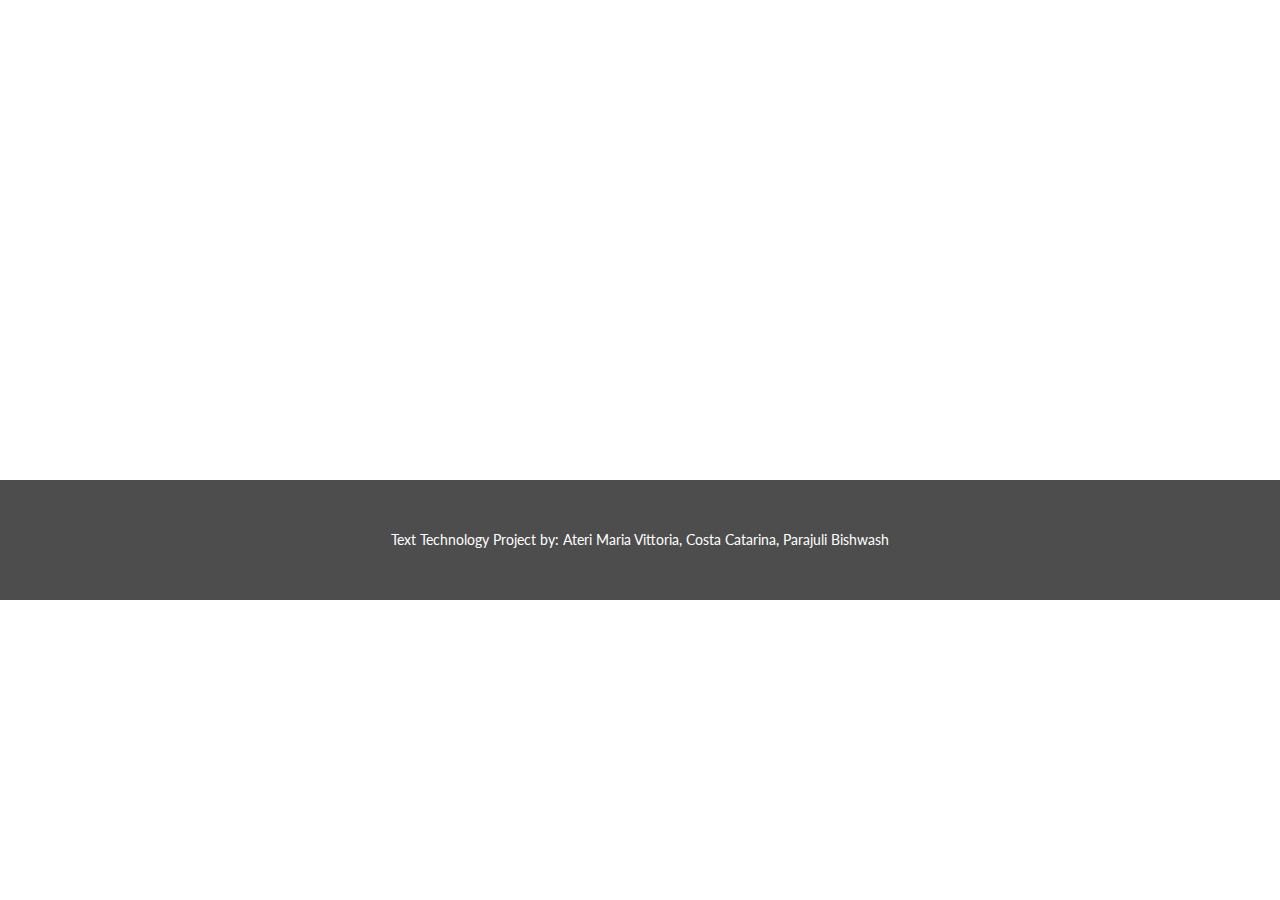
<file: Informazioni-su.html>
<!DOCTYPE html>
<html style="font-size: 16px;" lang="it"><head>
    <meta name="viewport" content="width=device-width, initial-scale=1.0">
    <meta charset="utf-8">
    <meta name="keywords" content="">
    <meta name="description" content="">
    <title>Informazioni su</title>
    <link rel="stylesheet" href="nicepage.css" media="screen">
<link rel="stylesheet" href="Informazioni-su.css" media="screen">
    <script class="u-script" type="text/javascript" src="jquery.js" defer=""></script>
    <script class="u-script" type="text/javascript" src="nicepage.js" defer=""></script>
    <meta name="generator" content="Nicepage 5.11.4, nicepage.com">
    <link id="u-theme-google-font" rel="stylesheet" href="https://fonts.googleapis.com/css?family=Roboto:100,100i,300,300i,400,400i,500,500i,700,700i,900,900i|Open+Sans:300,300i,400,400i,500,500i,600,600i,700,700i,800,800i">
    <link id="u-page-google-font" rel="stylesheet" href="https://fonts.googleapis.com/css?family=Lato:100,100i,300,300i,400,400i,700,700i,900,900i">
    
    
    <script type="application/ld+json">{
		"@context": "http://schema.org",
		"@type": "Organization",
		"name": ""
}</script>
    <meta name="theme-color" content="#478ac9">
    <meta property="og:title" content="Informazioni su">
    <meta property="og:type" content="website">
  <meta data-intl-tel-input-cdn-path="intlTelInput/"></head>
  <body class="u-body u-xl-mode" data-lang="it"><header class="u-clearfix u-header u-header" id="sec-cb37"><div class="u-clearfix u-sheet u-sheet-1"></div></header>
    <section class="u-clearfix u-section-1" id="sec-f1da">
      <div class="u-clearfix u-sheet u-sheet-1"></div>
    </section>
    
    
    <footer class="u-align-center u-clearfix u-footer u-grey-70 u-footer" id="sec-8a88"><div class="u-clearfix u-sheet u-sheet-1">
        <p class="u-align-center u-small-text u-text u-text-variant u-text-1">Text Technology Project by: Ateri Maria Vittoria, Costa Catarina, Parajuli Bishwash</p>
      </div></footer>
  
</body></html>
</file>
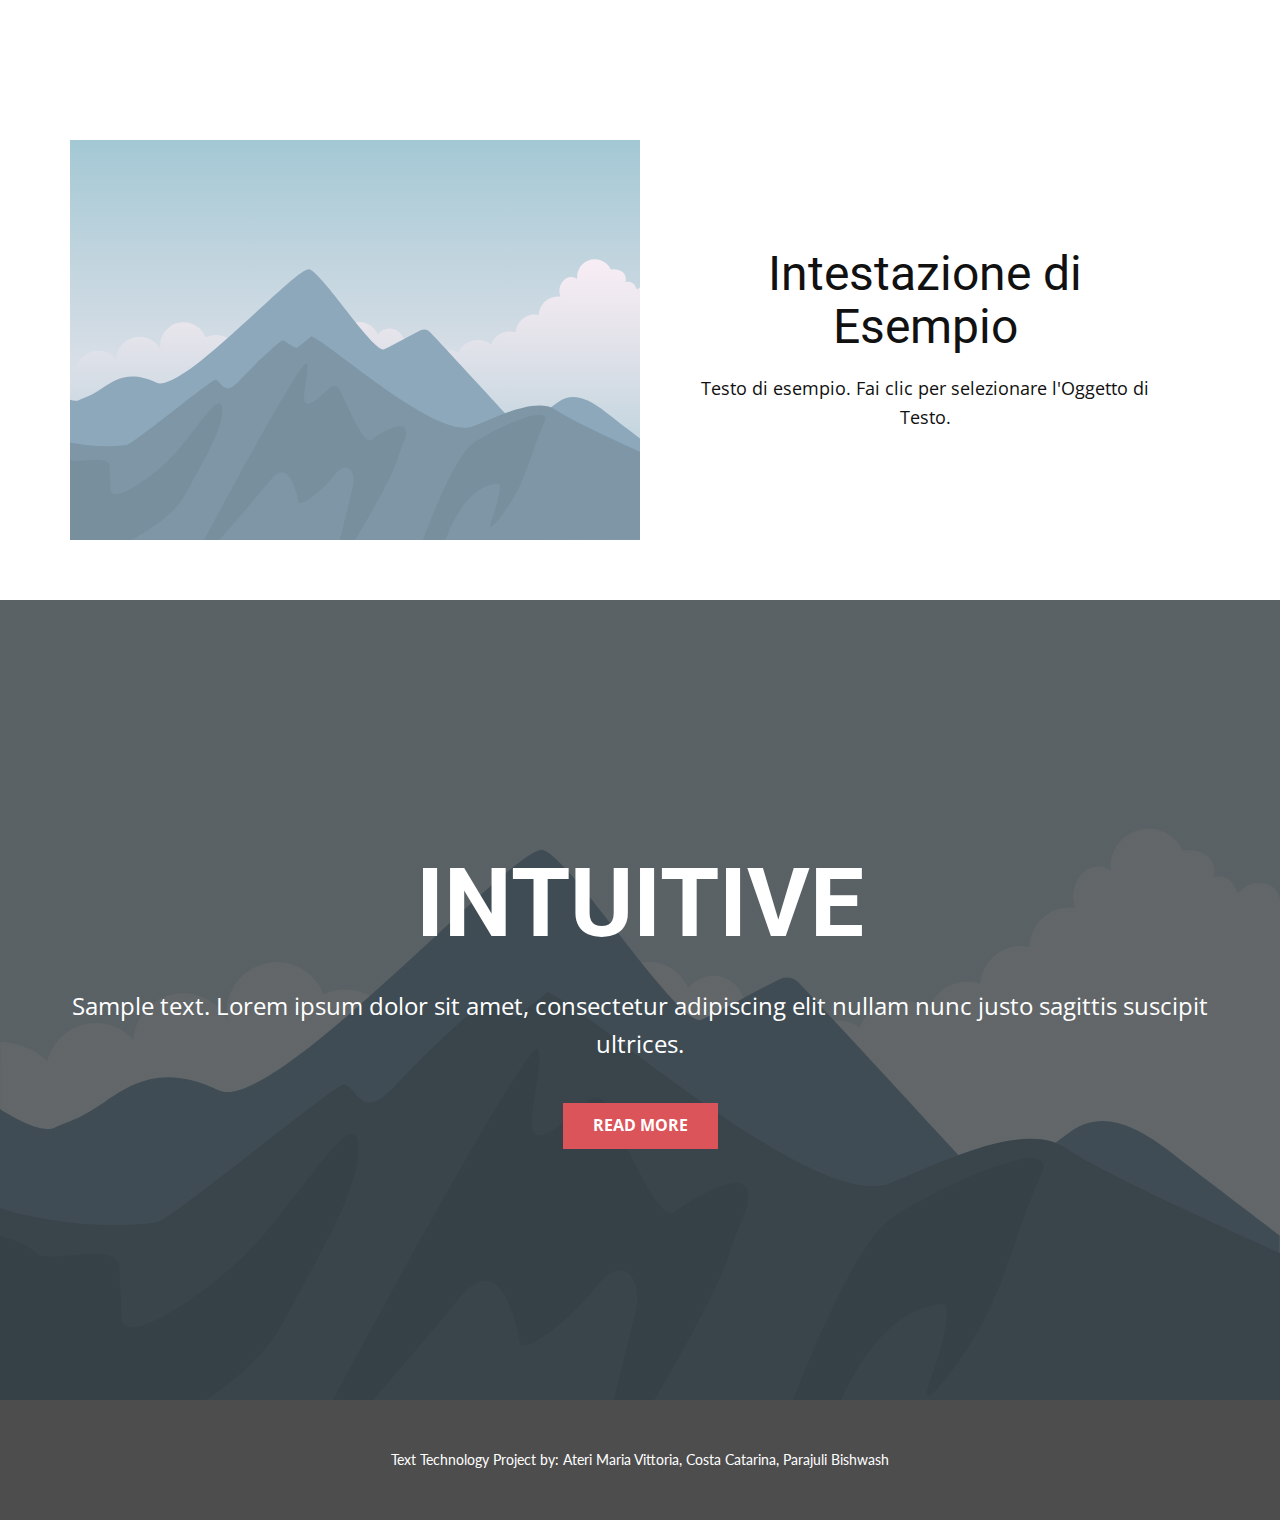
<file: Pagina-1.html>
<!DOCTYPE html>
<html style="font-size: 16px;" lang="it"><head>
    <meta name="viewport" content="width=device-width, initial-scale=1.0">
    <meta charset="utf-8">
    <meta name="keywords" content="INTUITIVE">
    <meta name="description" content="">
    <title>Pagina 1</title>
    <link rel="stylesheet" href="nicepage.css" media="screen">
<link rel="stylesheet" href="Pagina-1.css" media="screen">
    <script class="u-script" type="text/javascript" src="jquery.js" defer=""></script>
    <script class="u-script" type="text/javascript" src="nicepage.js" defer=""></script>
    <meta name="generator" content="Nicepage 5.11.4, nicepage.com">
    <link id="u-theme-google-font" rel="stylesheet" href="https://fonts.googleapis.com/css?family=Roboto:100,100i,300,300i,400,400i,500,500i,700,700i,900,900i|Open+Sans:300,300i,400,400i,500,500i,600,600i,700,700i,800,800i">
    <link id="u-page-google-font" rel="stylesheet" href="https://fonts.googleapis.com/css?family=Lato:100,100i,300,300i,400,400i,700,700i,900,900i">
    
    
    
    <script type="application/ld+json">{
		"@context": "http://schema.org",
		"@type": "Organization",
		"name": ""
}</script>
    <meta name="theme-color" content="#478ac9">
    <meta property="og:title" content="Pagina 1">
    <meta property="og:type" content="website">
  <meta data-intl-tel-input-cdn-path="intlTelInput/"></head>
  <body class="u-body u-xl-mode" data-lang="it"><header class="u-clearfix u-header u-header" id="sec-cb37"><div class="u-clearfix u-sheet u-sheet-1"></div></header>
    <section class="u-clearfix u-section-1" id="sec-058d">
      <div class="u-clearfix u-sheet u-sheet-1">
        <div class="u-clearfix u-expanded-width u-layout-wrap u-layout-wrap-1">
          <div class="u-layout">
            <div class="u-layout-row">
              <div class="u-container-style u-image u-layout-cell u-size-30 u-image-1" data-image-width="400" data-image-height="265">
                <div class="u-container-layout u-container-layout-1"></div>
              </div>
              <div class="u-container-align-center u-container-style u-layout-cell u-size-30 u-layout-cell-2">
                <div class="u-container-layout u-valign-middle u-container-layout-2">
                  <h2 class="u-align-center u-text u-text-default u-text-1">Intestazione di Esempio</h2>
                  <p class="u-align-center u-text u-text-default u-text-2">Testo di esempio. Fai clic per selezionare l'Oggetto di Testo.</p>
                </div>
              </div>
            </div>
          </div>
        </div>
      </div>
    </section>
    <section class="u-align-center u-clearfix u-image u-shading u-section-2" src="" data-image-width="256" data-image-height="256" id="sec-1908">
      <div class="u-clearfix u-sheet u-valign-middle u-sheet-1">
        <h1 class="u-text u-text-default u-title u-text-1">INTUITIVE</h1>
        <p class="u-large-text u-text u-text-default u-text-variant u-text-2">Sample text. Lorem ipsum dolor sit amet, consectetur adipiscing elit nullam nunc justo sagittis suscipit ultrices.</p>
        <a href="#" class="u-btn u-button-style u-palette-2-base u-btn-1">Read More</a>
      </div>
    </section>
    
    
    <footer class="u-align-center u-clearfix u-footer u-grey-70 u-footer" id="sec-8a88"><div class="u-clearfix u-sheet u-sheet-1">
        <p class="u-align-center u-small-text u-text u-text-variant u-text-1">Text Technology Project by: Ateri Maria Vittoria, Costa Catarina, Parajuli Bishwash</p>
      </div></footer>
  
</body></html>
</file>
